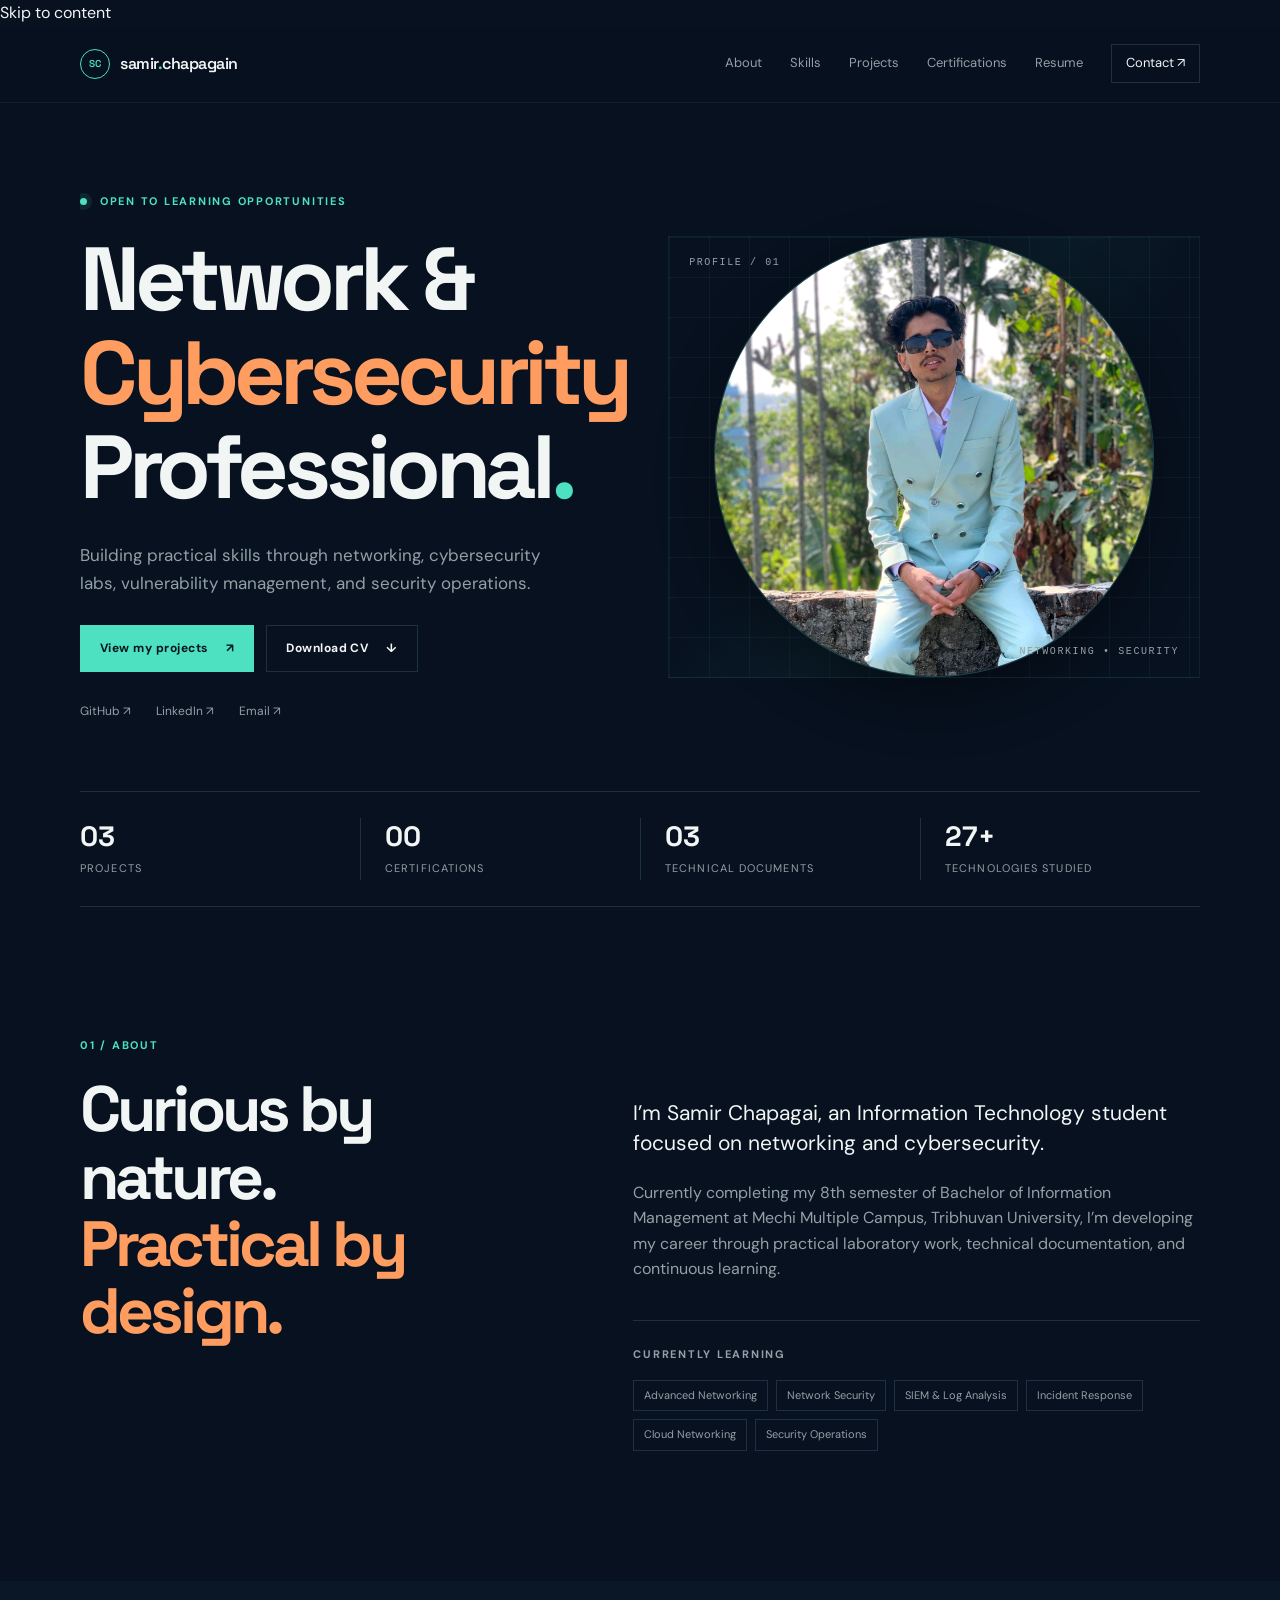
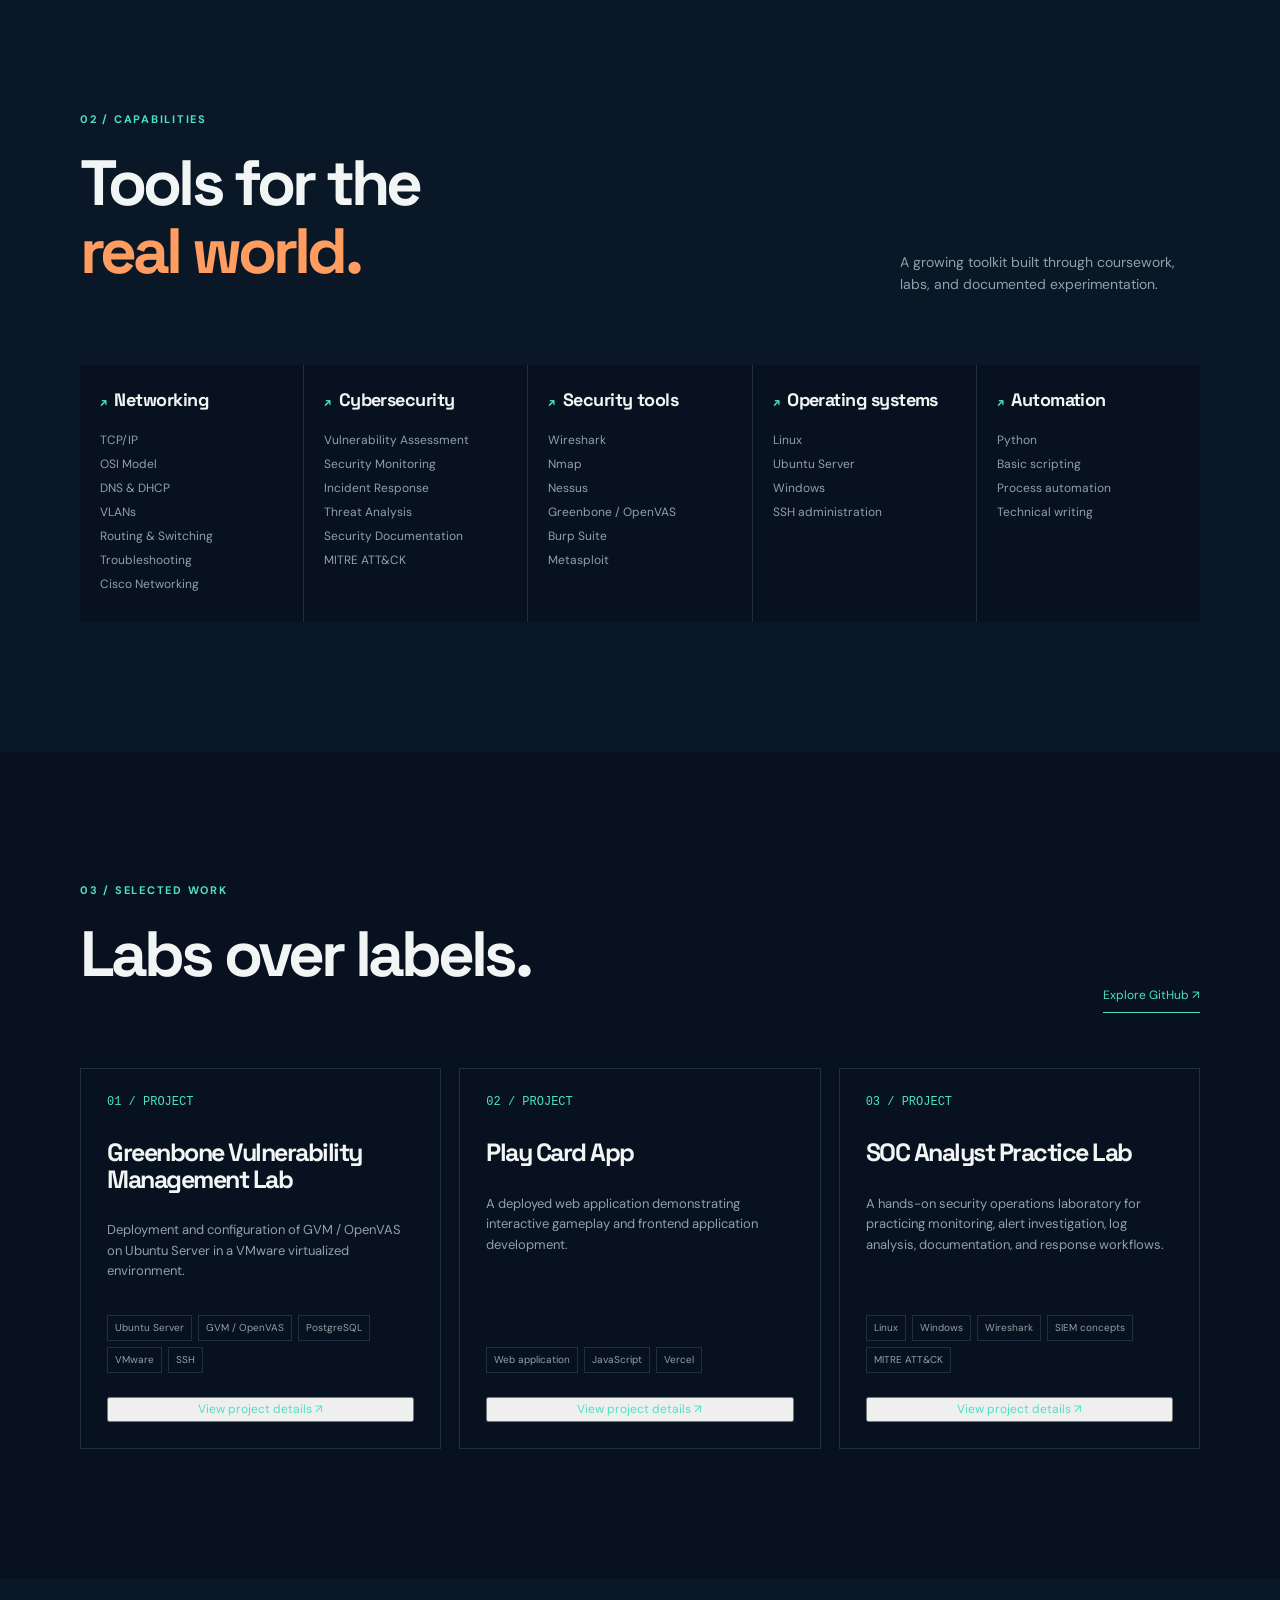
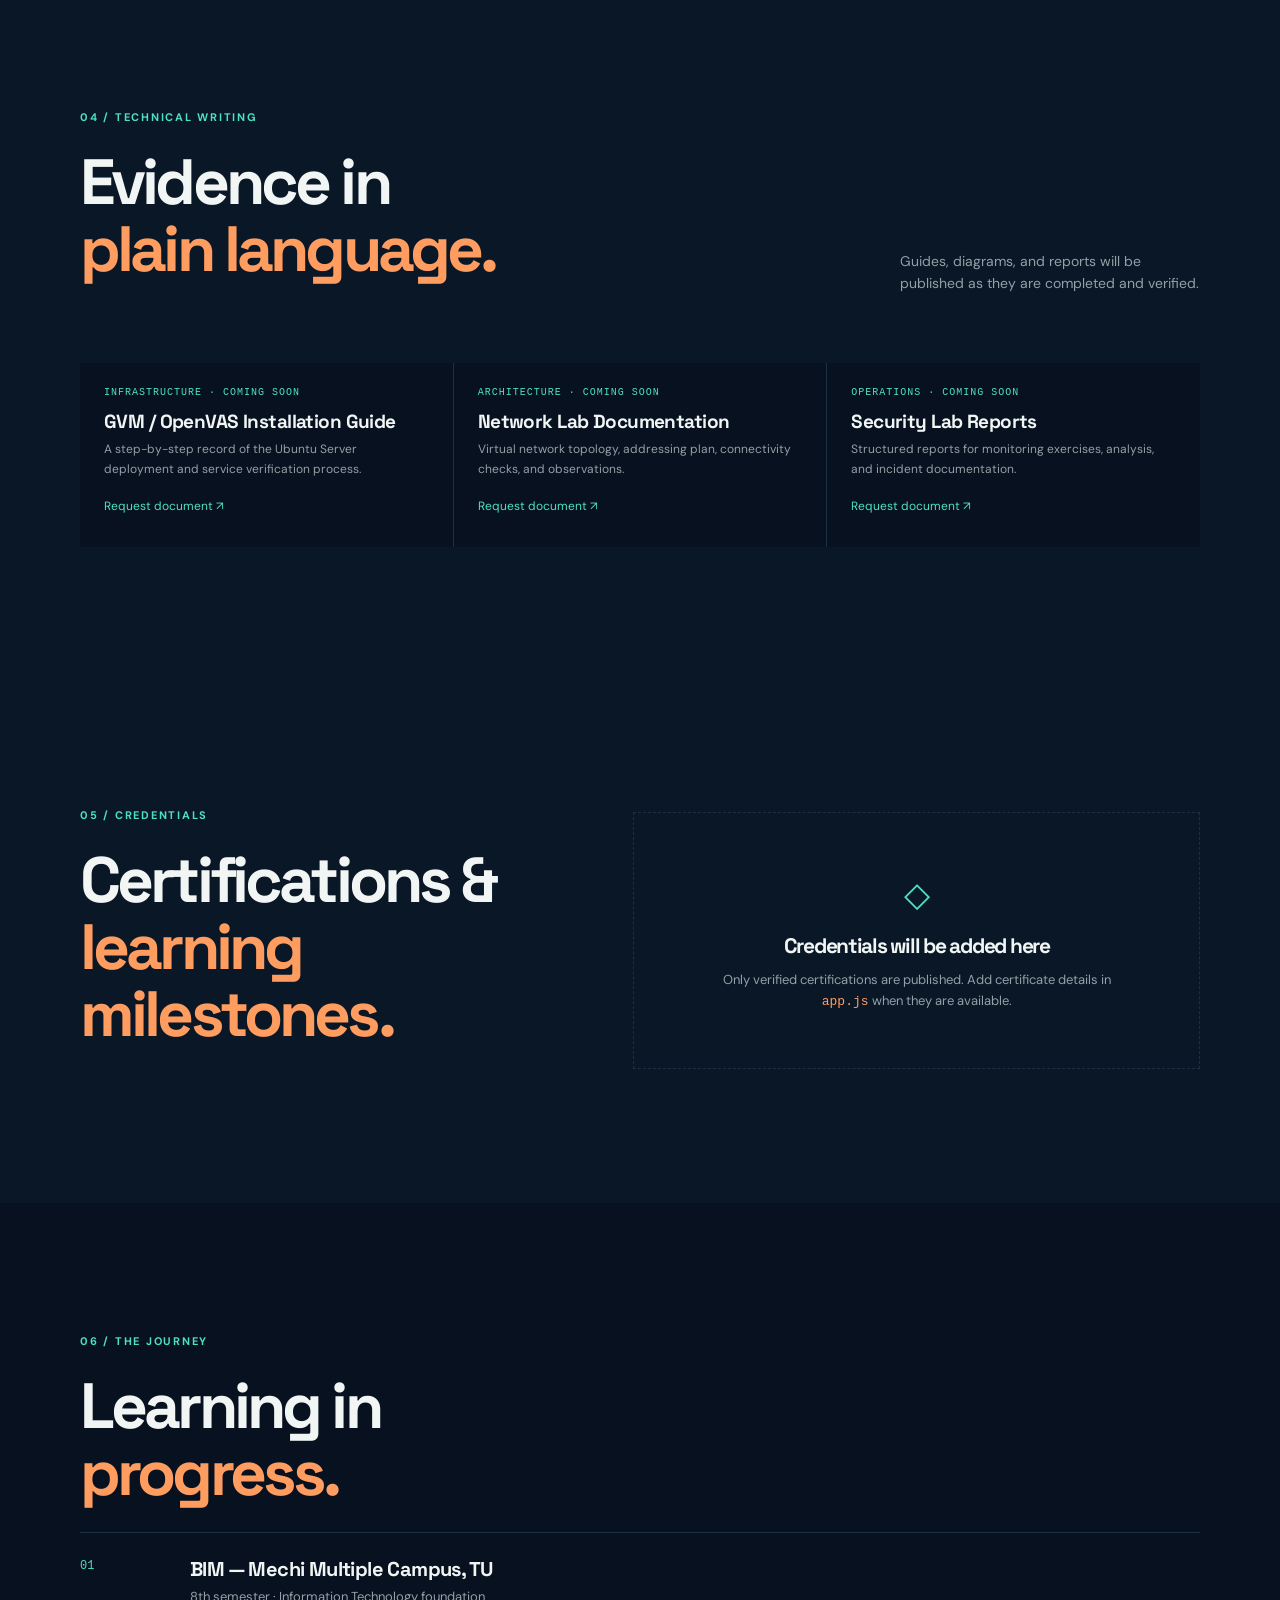
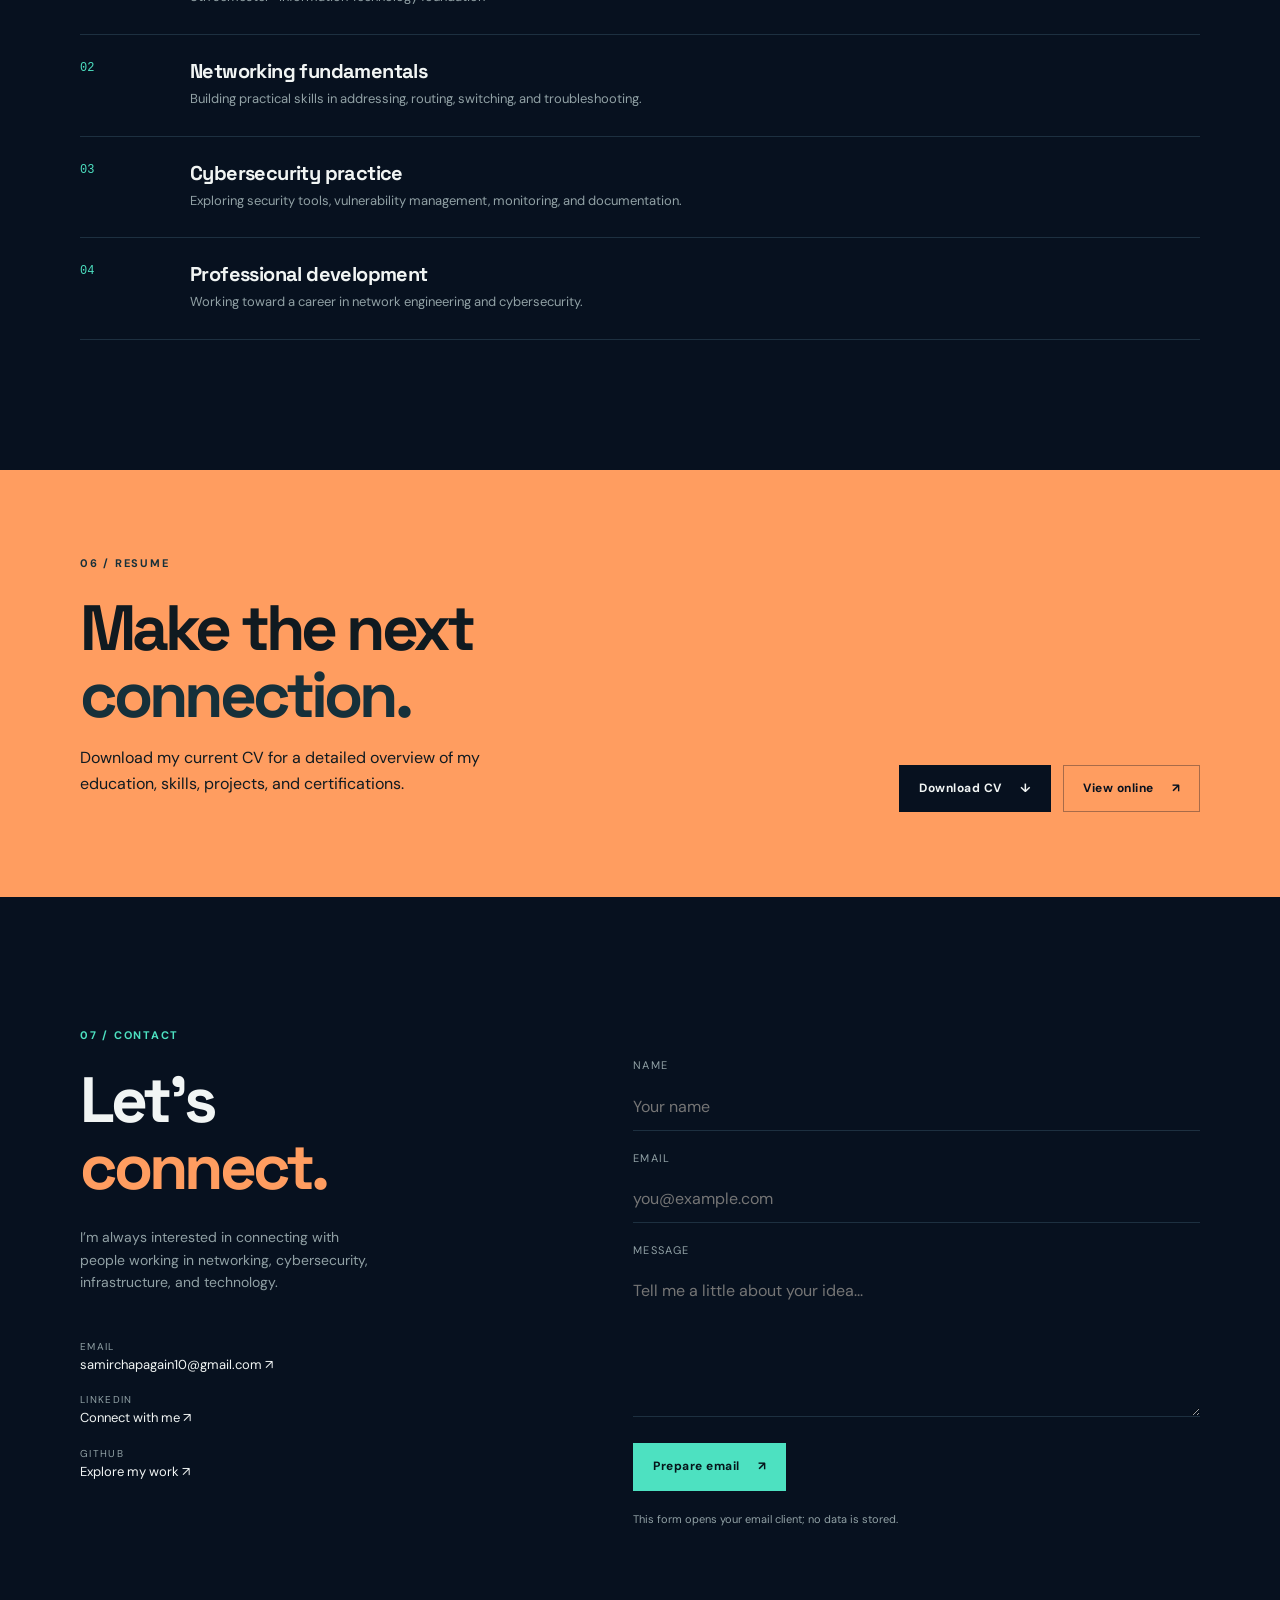
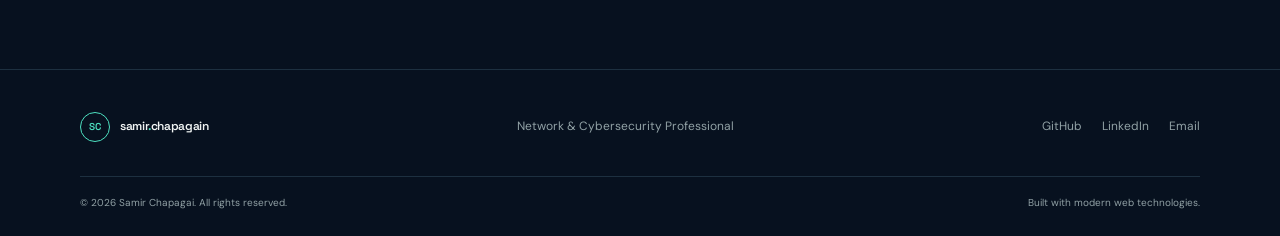
<file: index.html>
<!doctype html>
<html lang="en">
<head>
  <meta charset="utf-8">
  <meta name="viewport" content="width=device-width, initial-scale=1">
  <meta name="theme-color" content="#07111f">
  <title>Samir Chapagain | Network &amp; Cybersecurity Portfolio</title>
  <meta name="description" content="Samir Chapagain's professional portfolio showcasing networking, cybersecurity projects, technical documentation, certifications, and practical security labs.">
  <meta property="og:title" content="Samir Chapagain | Network &amp; Cybersecurity Portfolio">
  <meta property="og:description" content="Practical networking and cybersecurity labs, documentation, and technical projects.">
  <meta property="og:type" content="website">
  <meta property="og:url" content="https://samirchapagai.com.np">
  <link rel="preconnect" href="https://fonts.googleapis.com">
  <link rel="preconnect" href="https://fonts.gstatic.com" crossorigin>
  <link href="https://fonts.googleapis.com/css2?family=DM+Sans:wght@400;500;600;700&family=Space+Grotesk:wght@500;600;700&display=swap" rel="stylesheet">
  <link rel="stylesheet" href="styles.css">
</head>
<body>
  <a class="skip-link" href="#main">Skip to content</a>
  <header class="site-header">
    <nav class="nav shell" aria-label="Primary navigation">
      <a class="brand" href="#home" aria-label="Samir Chapagai home"><span class="brand-mark">SC</span><span>samir<span class="brand-dot">.</span>chapagain</span></a>
      <button class="menu-toggle" type="button" aria-expanded="false" aria-controls="nav-links">Menu <span class="menu-icon">+</span></button>
      <div class="nav-links" id="nav-links">
        <a href="#about">About</a><a href="#skills">Skills</a><a href="#projects">Projects</a>
        <a href="#certifications">Certifications</a><a href="#resume">Resume</a><a href="#contact" class="nav-contact">Contact <span>↗</span></a>
      </div>
    </nav>
  </header>

  <main id="main">
    <section class="hero shell" id="home">
      <div class="hero-copy">
        <p class="eyebrow"><span class="status-dot"></span> Open to learning opportunities</p>
        <h1>Network &amp;<br><em>Cybersecurity</em><br>Professional<span class="accent">.</span></h1>
        <p class="hero-lede">Building practical skills through networking, cybersecurity labs, vulnerability management, and security operations.</p>
        <div class="hero-actions"><a class="button button-primary" href="#projects">View my projects <span>↗</span></a><a class="button button-ghost" href="#resume">Download CV <span>↓</span></a></div>
        <div class="hero-links"><a href="https://github.com/samirchapagain" target="_blank" rel="noopener noreferrer">GitHub ↗</a><a href="https://www.linkedin.com/in/samir-chapagain-b7481a409" target="_blank" rel="noopener noreferrer">LinkedIn ↗</a><a href="mailto:samirchapagain10@gmail.com">Email ↗</a></div>
      </div>
      <div class="hero-visual" aria-label="Samir Chapagain portrait">
        <div class="visual-label label-top">PROFILE / 01</div><div class="visual-label label-bottom">NETWORKING • SECURITY</div>
        <div class="profile-frame">
          <img src="assets/profile-photo.jpg" alt="Samir Chapagain portrait" />
        </div>
      </div>
    </section>

    <section class="stats shell" aria-label="Portfolio overview"><div><strong id="project-count">03</strong><span>Projects</span></div><div><strong id="cert-count">00</strong><span>Certifications</span></div><div><strong id="doc-count">00</strong><span>Technical documents</span></div><div><strong id="tech-count">20+</strong><span>Technologies studied</span></div></section>

    <section class="section shell about-grid" id="about"><div class="section-heading"><p class="eyebrow">01 / About</p><h2>Curious by nature.<br><em>Practical by design.</em></h2></div><div class="about-copy"><p class="lead">I’m Samir Chapagai, an Information Technology student focused on networking and cybersecurity.</p><p>Currently completing my 8th semester of Bachelor of Information Management at Mechi Multiple Campus, Tribhuvan University, I’m developing my career through practical laboratory work, technical documentation, and continuous learning.</p><div class="learning-box"><p class="eyebrow">Currently learning</p><div class="tag-list"><span>Advanced Networking</span><span>Network Security</span><span>SIEM &amp; Log Analysis</span><span>Incident Response</span><span>Cloud Networking</span><span>Security Operations</span></div></div></div></section>

    <section class="section section-muted" id="skills"><div class="shell"><div class="section-heading split"><div><p class="eyebrow">02 / Capabilities</p><h2>Tools for the<br><em>real world.</em></h2></div><p class="section-intro">A growing toolkit built through coursework, labs, and documented experimentation.</p></div><div class="skill-grid" id="skill-grid"></div></div></section>

    <section class="section shell" id="projects"><div class="section-heading split"><div><p class="eyebrow">03 / Selected work</p><h2>Labs over labels.</h2></div><a class="text-link" href="https://github.com/samirchapagain" target="_blank" rel="noopener noreferrer">Explore GitHub ↗</a></div><div class="project-grid" id="project-grid"></div></section>

    <section class="section section-muted" id="documentation"><div class="shell"><div class="section-heading split"><div><p class="eyebrow">04 / Technical writing</p><h2>Evidence in<br><em>plain language.</em></h2></div><p class="section-intro">Guides, diagrams, and reports will be published as they are completed and verified.</p></div><div class="document-grid" id="document-grid"></div></div></section>

    <section class="section section-muted" id="certifications"><div class="shell cert-layout"><div class="section-heading"><p class="eyebrow">05 / Credentials</p><h2>Certifications &amp;<br><em>learning milestones.</em></h2></div><div class="cert-placeholder"><span class="placeholder-icon">◇</span><h3>Credentials will be added here</h3><p>Only verified certifications are published. Add certificate details in <code>app.js</code> when they are available.</p></div></div></section>

    <section class="section shell journey" id="journey"><div class="section-heading"><p class="eyebrow">06 / The journey</p><h2>Learning in<br><em>progress.</em></h2></div><div class="timeline"><div class="timeline-item"><span>01</span><div><h3>BIM — Mechi Multiple Campus, TU</h3><p>8th semester · Information Technology foundation</p></div></div><div class="timeline-item"><span>02</span><div><h3>Networking fundamentals</h3><p>Building practical skills in addressing, routing, switching, and troubleshooting.</p></div></div><div class="timeline-item"><span>03</span><div><h3>Cybersecurity practice</h3><p>Exploring security tools, vulnerability management, monitoring, and documentation.</p></div></div><div class="timeline-item"><span>04</span><div><h3>Professional development</h3><p>Working toward a career in network engineering and cybersecurity.</p></div></div></div></section>

    <section class="section resume-band" id="resume"><div class="shell resume-inner"><div><p class="eyebrow">06 / Resume</p><h2>Make the next<br><em>connection.</em></h2><p>Download my current CV for a detailed overview of my education, skills, projects, and certifications.</p></div><div class="resume-actions"><a class="button button-primary" href="YOUR_CV_PDF" target="_blank" rel="noopener noreferrer">Download CV <span>↓</span></a><a class="button button-ghost" href="YOUR_CV_PDF" target="_blank" rel="noopener noreferrer">View online <span>↗</span></a></div></div></section>

    <section class="section shell" id="contact"><div class="contact-grid"><div class="section-heading"><p class="eyebrow">07 / Contact</p><h2>Let’s<br><em>connect.</em></h2><p class="section-intro">I’m always interested in connecting with people working in networking, cybersecurity, infrastructure, and technology.</p><div class="contact-list"><a href="mailto:samirchapagain10@gmail.com"><span>Email</span>samirchapagain10@gmail.com ↗</a><a href="https://www.linkedin.com/in/samir-chapagain-b7481a409" target="_blank" rel="noopener noreferrer"><span>LinkedIn</span>Connect with me ↗</a><a href="https://github.com/samirchapagain" target="_blank" rel="noopener noreferrer"><span>GitHub</span>Explore my work ↗</a></div></div><form class="contact-form" id="contact-form"><label for="name">Name</label><input id="name" name="name" required autocomplete="name" placeholder="Your name"><label for="email">Email</label><input id="email" name="email" type="email" required autocomplete="email" placeholder="you@example.com"><label for="message">Message</label><textarea id="message" name="message" rows="5" required placeholder="Tell me a little about your idea..."></textarea><button class="button button-primary" type="submit">Prepare email <span>↗</span></button><p class="form-note" id="form-note">This form opens your email client; no data is stored.</p></form></div></section>
  </main>

  <footer class="footer"><div class="shell footer-top"><a class="brand" href="#home"><span class="brand-mark">SC</span><span>samir<span class="brand-dot">.</span>chapagain</span></a><p>Network &amp; Cybersecurity Professional</p><div class="footer-links"><a href="https://github.com/samirchapagain" target="_blank" rel="noopener noreferrer">GitHub</a><a href="https://linkedin.com/in/samirchapagain" target="_blank" rel="noopener noreferrer">LinkedIn</a><a href="mailto:samirchapagain10@gmail.com">Email</a></div></div><div class="shell footer-bottom"><span>© 2026 Samir Chapagai. All rights reserved.</span><span>Built with modern web technologies.</span></div></footer>
  <dialog class="project-modal" id="project-modal"><button class="modal-close" type="button" aria-label="Close project details">×</button><div id="modal-content"></div></dialog>
  <script src="app.js"></script>
</body>
</html>
</file>
<file: styles.css>
:root{--ink:#f1f5f4;--muted:#91a1a5;--bg:#07111f;--panel:#0d1b2b;--line:#1d3040;--teal:#4de1c1;--orange:#ff9d60;--font-body:"DM Sans",sans-serif;--font-display:"Space Grotesk",sans-serif}*{box-sizing:border-box}html{scroll-behavior:smooth}body{margin:0;background:var(--bg);color:var(--ink);font-family:var(--font-body);line-height:1.6}a{color:inherit;text-decoration:none}button,input,textarea{font:inherit}.shell{width:min(1120px,calc(100% - 48px));margin:auto}.site-header{position:sticky;top:0;z-index:10;background:rgba(7,17,31,.88);backdrop-filter:blur(14px);border-bottom:1px solid rgba(255,255,255,.06)}.nav{height:76px;display:flex;align-items:center;justify-content:space-between}.brand{display:flex;align-items:center;gap:10px;font-family:var(--font-display);font-weight:600;letter-spacing:-.03em}.brand-mark{display:grid;place-items:center;width:30px;height:30px;border:1px solid var(--teal);color:var(--teal);font-size:10px;letter-spacing:0;border-radius:50%}.brand-dot,.accent{color:var(--teal)}.nav-links{display:flex;align-items:center;gap:28px;font-size:13px;color:var(--muted)}.nav-links a:hover,.hero-links a:hover,.footer-links a:hover{color:var(--teal)}.nav-contact{border:1px solid var(--line);padding:8px 14px;color:var(--ink)}.menu-toggle{display:none;background:none;border:0;color:var(--ink)}.hero{min-height:650px;display:grid;grid-template-columns:1fr 1fr;align-items:center;gap:40px;padding:90px 0 70px;position:relative;overflow:hidden}.eyebrow{color:var(--teal);font-size:11px;font-weight:700;letter-spacing:.16em;text-transform:uppercase;margin:0 0 22px}.status-dot{display:inline-block;width:7px;height:7px;background:var(--teal);border-radius:50%;margin-right:8px;box-shadow:0 0 0 5px rgba(77,225,193,.1)}h1,h2,h3{font-family:var(--font-display);line-height:1.05;margin:0;letter-spacing:-.06em}h1{font-size:clamp(3.5rem,7vw,6.1rem)}h1 em,h2 em{font-style:normal;color:var(--orange)}h2{font-size:clamp(2.5rem,5vw,4.5rem)}.hero-lede{font-size:17px;color:var(--muted);max-width:485px;margin:28px 0}.hero-actions,.resume-actions{display:flex;flex-wrap:wrap;gap:12px}.button{display:inline-flex;align-items:center;justify-content:center;gap:18px;padding:13px 19px;border:1px solid transparent;font-size:12px;font-weight:700;letter-spacing:.04em;cursor:pointer;transition:.2s ease}.button-primary{background:var(--teal);color:#06151b}.button-primary:hover{background:#82f0d9;transform:translateY(-2px)}.button-ghost{border-color:var(--line);color:var(--ink)}.button-ghost:hover{border-color:var(--teal);color:var(--teal)}.hero-links{display:flex;gap:25px;margin-top:30px;color:var(--muted);font-size:12px}.hero-visual{position:relative;min-height:440px;display:grid;place-items:center;background-image:linear-gradient(rgba(77,225,193,.06) 1px,transparent 1px),linear-gradient(90deg,rgba(77,225,193,.06) 1px,transparent 1px);background-size:40px 40px;border:1px solid rgba(77,225,193,.08)}.hero-visual:after{content:"";position:absolute;inset:0;background:linear-gradient(120deg,transparent 30%,rgba(77,225,193,.05),transparent 70%);pointer-events:none}.profile-frame{position:relative;z-index:1;width:min(86%,440px);aspect-ratio:1;border:1px solid rgba(77,225,193,.25);background:rgba(7,17,31,.75);box-shadow:0 22px 55px rgba(0,0,0,.35);overflow:hidden;display:grid;place-items:center;border-radius:50%}.profile-frame img{width:100%;height:100%;object-fit:cover;object-position:center top;filter:saturate(1.05) contrast(1.05)}.visual-label{position:absolute;z-index:2;color:var(--muted);font:10px monospace;letter-spacing:.16em}.label-top{top:20px;left:20px}.label-bottom{bottom:20px;right:20px}.stats{display:grid;grid-template-columns:repeat(4,1fr);border-top:1px solid var(--line);border-bottom:1px solid var(--line);padding:26px 0}.stats div{padding-left:24px;border-left:1px solid var(--line)}.stats div:first-child{padding-left:0;border:0}.stats strong{font:700 28px var(--font-display);display:block}.stats span{color:var(--muted);font-size:11px;text-transform:uppercase;letter-spacing:.1em}.section{padding:130px 0}.about-grid,.contact-grid,.cert-layout{display:grid;grid-template-columns:1fr 1.25fr;gap:100px}.section-heading h2{margin-bottom:25px}.about-copy{padding-top:40px}.about-copy p{color:var(--muted);max-width:570px}.about-copy .lead{color:var(--ink);font-size:21px;line-height:1.45}.learning-box{border-top:1px solid var(--line);margin-top:38px;padding-top:25px}.learning-box .eyebrow{margin-bottom:16px}.tag-list{display:flex;gap:8px;flex-wrap:wrap}.tag-list span,.tech-list span{font-size:11px;color:var(--muted);border:1px solid var(--line);padding:6px 10px}.section-muted{background:#091727}.split{display:flex;justify-content:space-between;align-items:end;margin-bottom:55px}.section-intro{max-width:300px;color:var(--muted);font-size:14px}.text-link{color:var(--teal);font-size:12px;border-bottom:1px solid var(--teal);padding-bottom:7px}.skill-grid{display:grid;grid-template-columns:repeat(5,1fr);gap:1px;background:var(--line)}.skill-card{background:var(--bg);padding:26px 20px;min-height:190px}.skill-card h3{font-size:18px;letter-spacing:-.03em;margin-bottom:18px}.skill-card h3:before{content:"↗";color:var(--teal);font-size:12px;margin-right:8px}.skill-card ul{padding:0;margin:0;list-style:none;color:var(--muted);font-size:12px;line-height:2}.project-grid{display:grid;grid-template-columns:repeat(3,1fr);gap:18px}.project-card{border:1px solid var(--line);padding:26px;display:flex;flex-direction:column;min-height:370px;transition:.25s ease}.project-card:hover{border-color:var(--teal);transform:translateY(-5px)}.project-number{color:var(--teal);font:12px monospace}.project-card h3{font-size:25px;margin:30px 0 15px}.project-card p{color:var(--muted);font-size:13px}.tech-list{display:flex;flex-wrap:wrap;gap:6px;margin-top:auto;padding-top:20px}.tech-list span{padding:4px 7px;font-size:10px}.project-link{color:var(--teal);font-size:12px;margin-top:24px}.cert-placeholder{border:1px dashed var(--line);padding:55px;text-align:center;align-self:center}.placeholder-icon{color:var(--teal);font-size:34px}.cert-placeholder h3{font-size:21px;margin:13px 0}.cert-placeholder p{color:var(--muted);font-size:13px;margin:0 auto;max-width:390px}.cert-placeholder code{color:var(--orange)}.timeline{border-top:1px solid var(--line);margin-top:25px}.timeline-item{display:grid;grid-template-columns:80px 1fr;gap:30px;padding:26px 0;border-bottom:1px solid var(--line)}.timeline-item>span{color:var(--teal);font:12px monospace}.timeline-item h3{font-size:20px;letter-spacing:-.03em}.timeline-item p{margin:7px 0 0;color:var(--muted);font-size:13px}.resume-band{background:var(--orange);color:#101a20;padding:85px 0}.resume-inner{display:flex;align-items:end;justify-content:space-between;gap:30px}.resume-band .eyebrow{color:#16303a}.resume-band h2 em{color:#16303a}.resume-band p{max-width:450px}.resume-band .button-primary{background:#07111f;color:var(--ink)}.resume-band .button-ghost{border-color:rgba(7,17,31,.35);color:#07111f}.contact-form{display:flex;flex-direction:column;gap:9px;padding-top:20px}.contact-form label{color:var(--muted);font-size:11px;text-transform:uppercase;letter-spacing:.1em;margin-top:10px}.contact-form input,.contact-form textarea{background:transparent;border:0;border-bottom:1px solid var(--line);color:var(--ink);padding:10px 0;outline:0;resize:vertical}.contact-form input:focus,.contact-form textarea:focus{border-color:var(--teal)}.contact-form .button{align-self:flex-start;margin-top:17px}.form-note{color:var(--muted);font-size:11px}.contact-list{margin-top:45px;display:grid;gap:17px}.contact-list a{font-size:13px}.contact-list span{display:block;color:var(--muted);font-size:10px;text-transform:uppercase;letter-spacing:.13em}.footer{border-top:1px solid var(--line);padding:35px 0 25px;color:var(--muted);font-size:12px}.footer-top,.footer-bottom{display:flex;align-items:center;justify-content:space-between;gap:20px}.footer-top .brand{color:var(--ink)}.footer-links{display:flex;gap:20px}.footer-bottom{border-top:1px solid var(--line);margin-top:28px;padding-top:18px;font-size:10px}.project-modal{color:var(--ink);background:var(--panel);border:1px solid var(--teal);padding:42px;max-width:700px;width:calc(100% - 30px)}.project-modal::backdrop{background:rgba(2,8,15,.8);backdrop-filter:blur(4px)}.modal-close{position:absolute;right:18px;top:12px;background:none;border:0;color:var(--muted);font-size:28px;cursor:pointer}.modal-eyebrow{color:var(--teal);font:11px monospace}.project-modal h2{font-size:38px;margin:12px 0 18px}.project-modal p,.project-modal li{color:var(--muted);font-size:14px}.project-modal h3{font-size:18px;margin-top:27px;letter-spacing:-.02em}
.document-grid{display:grid;grid-template-columns:repeat(3,1fr);gap:1px;background:var(--line)}.document-card{background:var(--bg);padding:24px;min-height:180px;display:flex;flex-direction:column}.document-card h3{font-size:19px;margin:14px 0 8px;letter-spacing:-.03em}.document-card p{color:var(--muted);font-size:12px;margin:0}.document-meta{color:var(--teal);font:10px monospace;text-transform:uppercase;letter-spacing:.1em}.document-card .text-link{margin-top:auto;align-self:flex-start;padding-top:18px;border:0}.project-card{border:1px solid var(--line);padding:26px;display:flex;flex-direction:column;min-height:370px;transition:.25s ease}.project-card:hover{border-color:var(--teal);transform:translateY(-5px)}.project-number{color:var(--teal);font:12px monospace}.project-card h3{font-size:25px;margin:30px 0 15px}.project-card p{color:var(--muted);font-size:13px}.tech-list{display:flex;flex-wrap:wrap;gap:6px;margin-top:auto;padding-top:20px}.tech-list span{padding:4px 7px;font-size:10px}.project-link{color:var(--teal);font-size:12px;margin-top:24px}.cert-placeholder{border:1px dashed var(--line);padding:55px;text-align:center;align-self:center}.placeholder-icon{color:var(--teal);font-size:34px}.cert-placeholder h3{font-size:21px;margin:13px 0}.cert-placeholder p{color:var(--muted);font-size:13px;margin:0 auto;max-width:390px}.cert-placeholder code{color:var(--orange)}.timeline{border-top:1px solid var(--line);margin-top:25px}.timeline-item{display:grid;grid-template-columns:80px 1fr;gap:30px;padding:26px 0;border-bottom:1px solid var(--line)}.timeline-item>span{color:var(--teal);font:12px monospace}.timeline-item h3{font-size:20px;letter-spacing:-.03em}.timeline-item p{margin:7px 0 0;color:var(--muted);font-size:13px}.resume-band{background:var(--orange);color:#101a20;padding:85px 0}.resume-inner{display:flex;align-items:end;justify-content:space-between;gap:30px}.resume-band .eyebrow{color:#16303a}.resume-band h2 em{color:#16303a}.resume-band p{max-width:450px}.resume-band .button-primary{background:#07111f;color:var(--ink)}.resume-band .button-ghost{border-color:rgba(7,17,31,.35);color:#07111f}.contact-form{display:flex;flex-direction:column;gap:9px;padding-top:20px}.contact-form label{color:var(--muted);font-size:11px;text-transform:uppercase;letter-spacing:.1em;margin-top:10px}.contact-form input,.contact-form textarea{background:transparent;border:0;border-bottom:1px solid var(--line);color:var(--ink);padding:10px 0;outline:0;resize:vertical}.contact-form input:focus,.contact-form textarea:focus{border-color:var(--teal)}.contact-form .button{align-self:flex-start;margin-top:17px}.form-note{color:var(--muted);font-size:11px}.contact-list{margin-top:45px;display:grid;gap:17px}.contact-list a{font-size:13px}.contact-list span{display:block;color:var(--muted);font-size:10px;text-transform:uppercase;letter-spacing:.13em}.footer{border-top:1px solid var(--line);padding:35px 0 25px;color:var(--muted);font-size:12px}.footer-top,.footer-bottom{display:flex;align-items:center;justify-content:space-between;gap:20px}.footer-top .brand{color:var(--ink)}.footer-links{display:flex;gap:20px}.footer-bottom{border-top:1px solid var(--line);margin-top:28px;padding-top:18px;font-size:10px}.project-modal{color:var(--ink);background:var(--panel);border:1px solid var(--teal);padding:42px;max-width:700px;width:calc(100% - 30px)}.project-modal::backdrop{background:rgba(2,8,15,.8);backdrop-filter:blur(4px)}.modal-close{position:absolute;right:18px;top:12px;background:none;border:0;color:var(--muted);font-size:28px;cursor:pointer}.modal-eyebrow{color:var(--teal);font:11px monospace}.project-modal h2{font-size:38px;margin:12px 0 18px}.project-modal p,.project-modal li{color:var(--muted);font-size:14px}.project-modal h3{font-size:18px;margin-top:27px;letter-spacing:-.02em}
@media(max-width:850px){.nav-links{gap:15px}.hero{grid-template-columns:1fr;padding-top:65px}.hero-visual{min-height:360px}.skill-grid{grid-template-columns:repeat(2,1fr)}.project-grid,.document-grid{grid-template-columns:1fr}.about-grid,.contact-grid,.cert-layout{grid-template-columns:1fr;gap:25px}.about-copy{padding-top:0}.cert-placeholder{padding:40px}.resume-inner{align-items:start;flex-direction:column}.section{padding:90px 0}}
@media(max-width:620px){.shell{width:min(100% - 32px,1120px)}.nav{height:65px}.menu-toggle{display:flex;align-items:center;gap:8px;font-size:12px}.menu-icon{color:var(--teal);font-size:20px}.nav-links{display:none;position:absolute;top:65px;left:0;right:0;background:var(--bg);padding:20px 16px;flex-direction:column;align-items:stretch;border-bottom:1px solid var(--line)}.nav-links.open{display:flex}.nav-contact{text-align:center}.hero{min-height:auto;padding:75px 0 60px}.hero-visual{min-height:290px}.stats{grid-template-columns:repeat(2,1fr);gap:22px}.stats div:nth-child(3){padding-left:0;border-left:0}.stats div{padding-left:15px}.stats strong{font-size:23px}.split{display:block}.split .text-link{display:inline-block;margin-top:15px}.skill-grid{grid-template-columns:1fr}.timeline-item{grid-template-columns:45px 1fr;gap:10px}.footer-top,.footer-bottom{align-items:flex-start;flex-direction:column}.footer-links{order:2}.project-modal{padding:35px 24px}}
</file>
